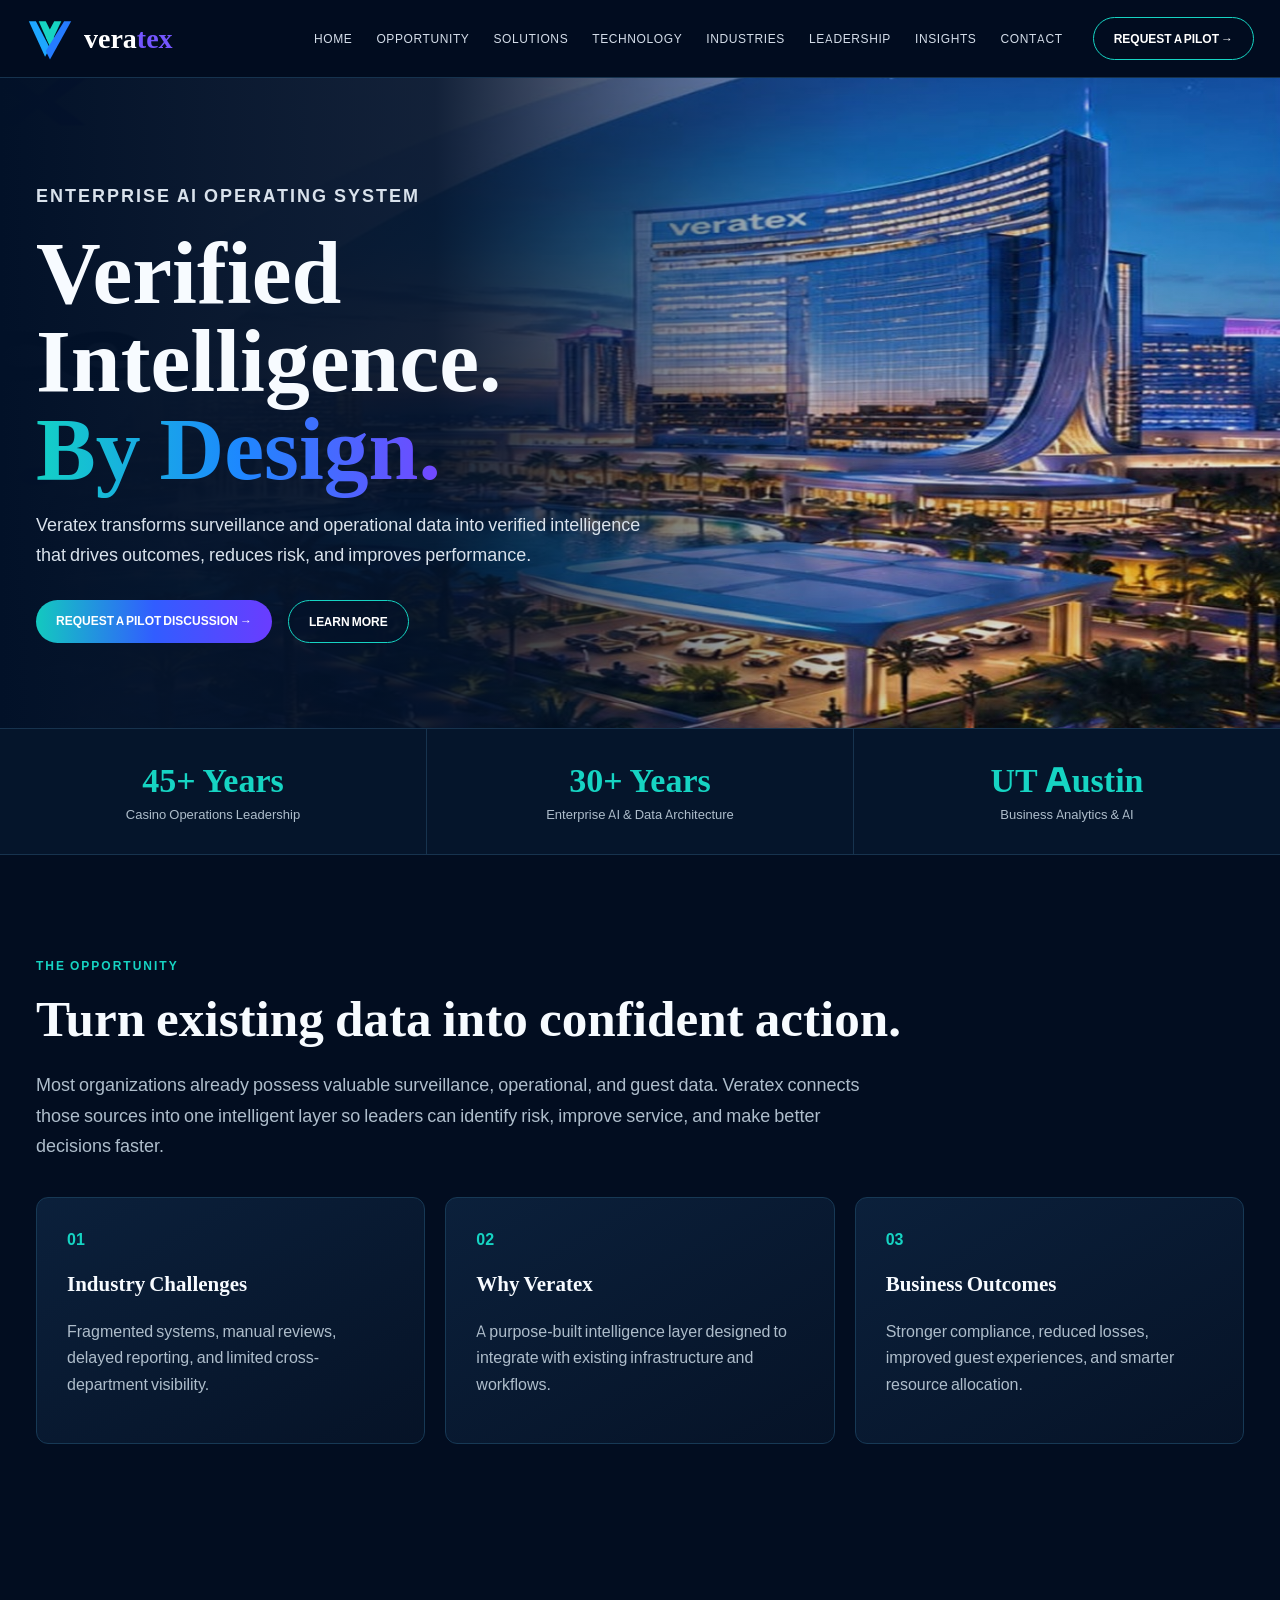
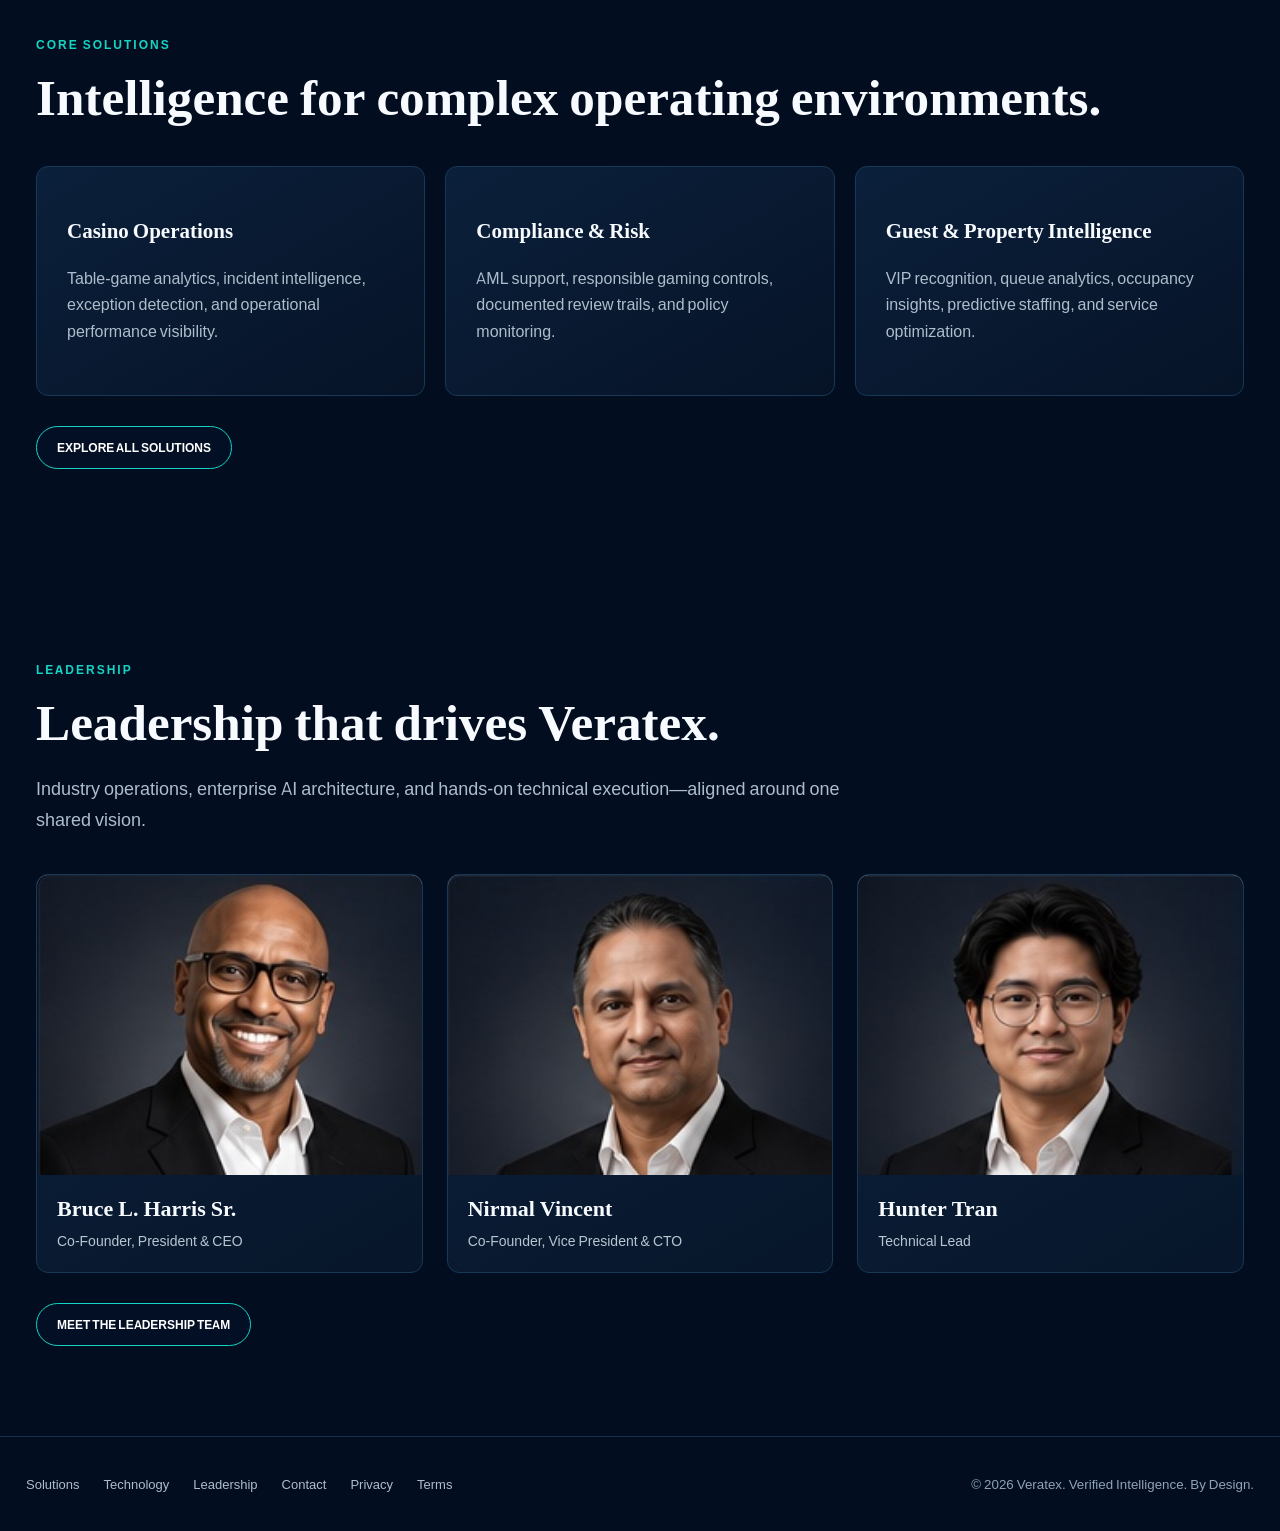
<file: index.html>
<!doctype html><html lang="en"><head><meta charset="utf-8"><meta name="viewport" content="width=device-width,initial-scale=1"><meta name="description" content="Veratex transforms surveillance and operational data into verified intelligence."><title>Veratex | Verified Intelligence. By Design.</title><link rel="stylesheet" href="styles.css"></head><body><header class="site-header"><a class="brand" href="index.html"><svg class="brand-mark" viewBox="0 0 68 58"><path d="M4 4h10l20 38-7 12z" fill="#1ea7ff"/><path d="M18 4h10l12 24-6 12z" fill="#16d4c3"/><path d="M40 4h10L34 38l-6-12z" fill="#16d4c3"/><path d="M54 4h10L34 58l-6-12z" fill="#257cff"/></svg><span>vera<span>tex</span></span></a><button class="menu-toggle" aria-label="Open navigation">☰</button><nav class="nav"><a href="index.html">Home</a><a href="opportunity.html">Opportunity</a><a href="solutions.html">Solutions</a><a href="technology.html">Technology</a><a href="industries.html">Industries</a><a href="leadership.html">Leadership</a><a href="insights.html">Insights</a><a href="contact.html">Contact</a></nav><a class="header-cta" href="contact.html">Request a Pilot →</a></header>
<main><section class="hero"><div class="hero-content reveal"><p class="eyebrow">Enterprise AI Operating System</p><h1>Verified<br>Intelligence.<br><span class="gradient">By Design.</span></h1><p>Veratex transforms surveillance and operational data into verified intelligence that drives outcomes, reduces risk, and improves performance.</p><div class="actions"><a class="button primary" href="contact.html">Request a Pilot Discussion →</a><a class="button secondary" href="solutions.html">Learn More</a></div></div></section>
<section class="credibility"><div><strong>45+ Years</strong><span>Casino Operations Leadership</span></div><div><strong>30+ Years</strong><span>Enterprise AI & Data Architecture</span></div><div><strong>UT Austin</strong><span>Business Analytics & AI</span></div></section>
<section class="section reveal"><p class="eyebrow">The Opportunity</p><h2>Turn existing data into confident action.</h2><p class="lead">Most organizations already possess valuable surveillance, operational, and guest data. Veratex connects those sources into one intelligent layer so leaders can identify risk, improve service, and make better decisions faster.</p><div class="grid-3"><article class="card"><span class="num">01</span><h3>Industry Challenges</h3><p>Fragmented systems, manual reviews, delayed reporting, and limited cross-department visibility.</p></article><article class="card"><span class="num">02</span><h3>Why Veratex</h3><p>A purpose-built intelligence layer designed to integrate with existing infrastructure and workflows.</p></article><article class="card"><span class="num">03</span><h3>Business Outcomes</h3><p>Stronger compliance, reduced losses, improved guest experiences, and smarter resource allocation.</p></article></div></section>
<section class="section reveal"><p class="eyebrow">Core Solutions</p><h2>Intelligence for complex operating environments.</h2><div class="grid-3"><article class="card"><h3>Casino Operations</h3><p>Table-game analytics, incident intelligence, exception detection, and operational performance visibility.</p></article><article class="card"><h3>Compliance & Risk</h3><p>AML support, responsible gaming controls, documented review trails, and policy monitoring.</p></article><article class="card"><h3>Guest & Property Intelligence</h3><p>VIP recognition, queue analytics, occupancy insights, predictive staffing, and service optimization.</p></article></div><div class="actions"><a class="button secondary" href="solutions.html">Explore All Solutions</a></div></section><section class="section reveal"><p class="eyebrow">Leadership</p><h2>Leadership that drives Veratex.</h2><p class="lead">Industry operations, enterprise AI architecture, and hands-on technical execution—aligned around one shared vision.</p><div class="leader-grid compact-leaders"><article class="leader-card"><img src="assets/images/bruce-final.jpg" alt="Bruce L. Harris Sr. in a black suit jacket and white shirt"><div class="copy"><h3>Bruce L. Harris Sr.</h3><p class="role">Co-Founder, President & CEO</p></div></article><article class="leader-card"><img src="assets/images/nirmal-final.jpg" alt="Nirmal Vincent in a black suit jacket and white shirt"><div class="copy"><h3>Nirmal Vincent</h3><p class="role">Co-Founder, Vice President & CTO</p></div></article><article class="leader-card"><img src="assets/images/hunter-final.jpg" alt="Hunter Tran in a black suit jacket and white shirt"><div class="copy"><h3>Hunter Tran</h3><p class="role">Technical Lead</p></div></article></div><div class="actions"><a class="button secondary" href="leadership.html">Meet the Leadership Team</a></div></section></main><footer><a href="solutions.html">Solutions</a><a href="technology.html">Technology</a><a href="leadership.html">Leadership</a><a href="contact.html">Contact</a><a href="#">Privacy</a><a href="#">Terms</a><small>© 2026 Veratex. Verified Intelligence. By Design.</small></footer><script src="script.js"></script></body></html>
</file>
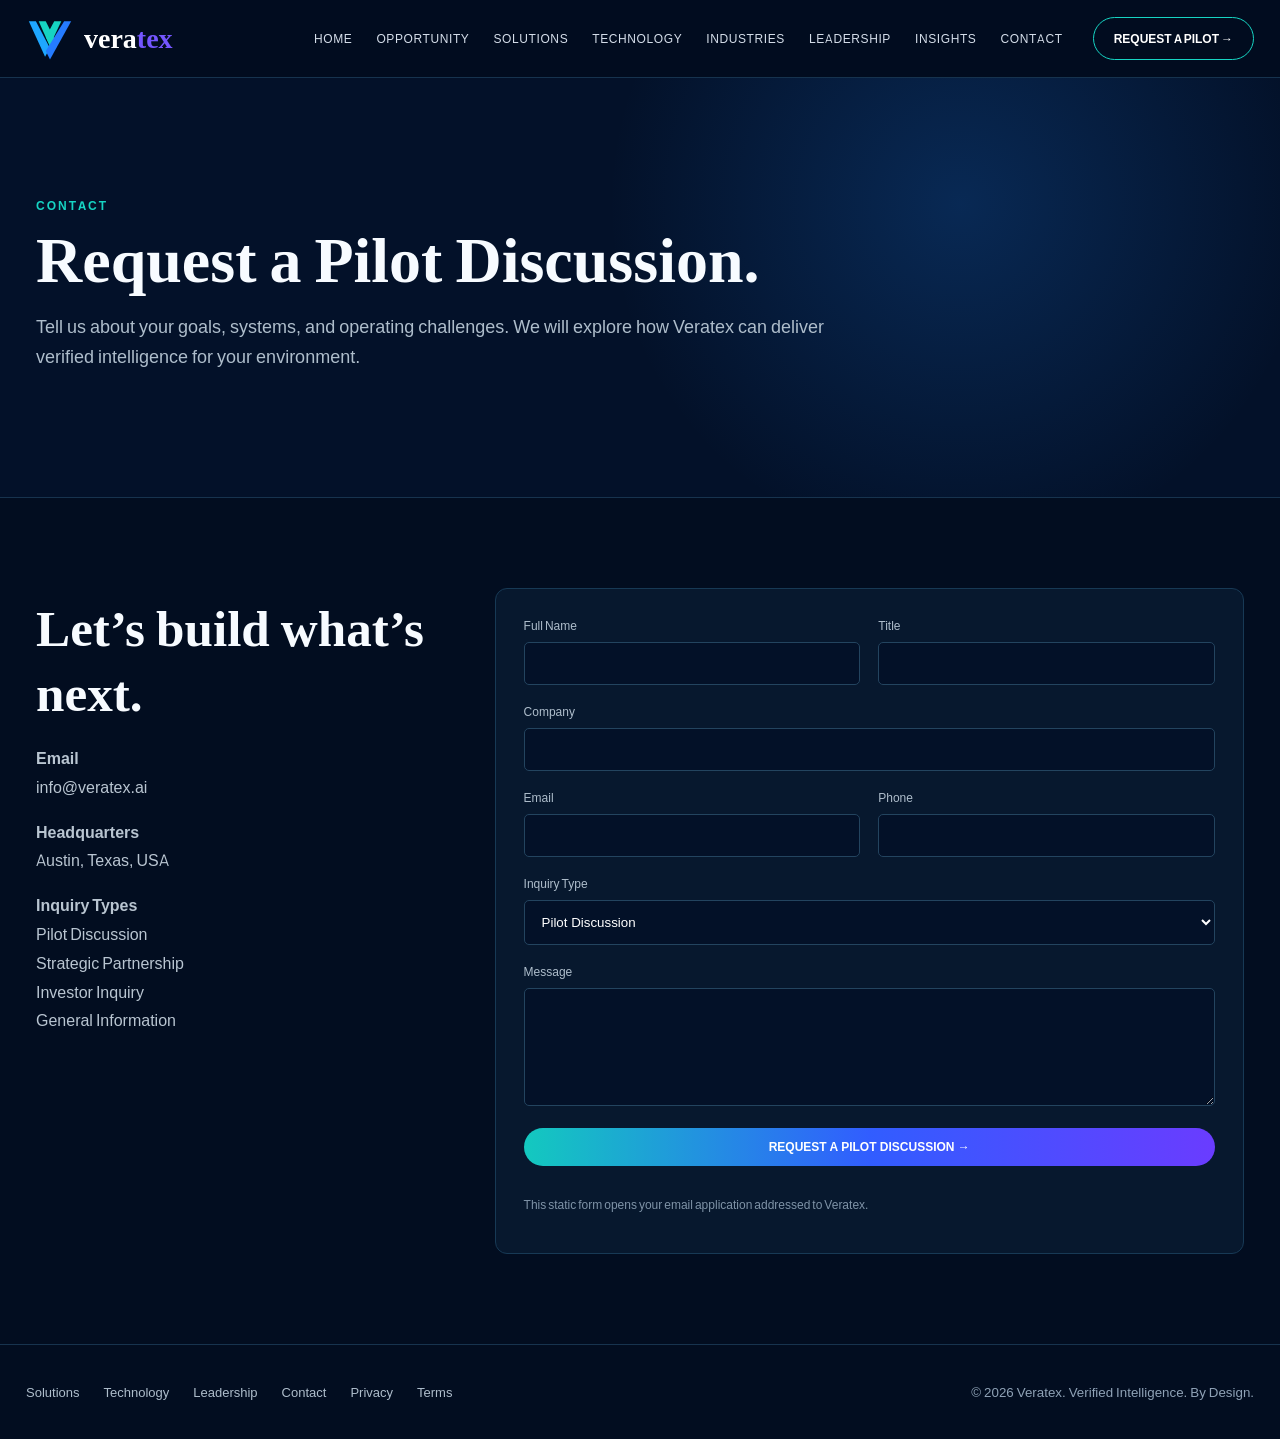
<file: contact.html>
<!doctype html><html lang="en"><head><meta charset="utf-8"><meta name="viewport" content="width=device-width,initial-scale=1"><title>Contact | Veratex</title><link rel="stylesheet" href="styles.css"></head><body><header class="site-header"><a class="brand" href="index.html"><svg class="brand-mark" viewBox="0 0 68 58"><path d="M4 4h10l20 38-7 12z" fill="#1ea7ff"/><path d="M18 4h10l12 24-6 12z" fill="#16d4c3"/><path d="M40 4h10L34 38l-6-12z" fill="#16d4c3"/><path d="M54 4h10L34 58l-6-12z" fill="#257cff"/></svg><span>vera<span>tex</span></span></a><button class="menu-toggle" aria-label="Open navigation">☰</button><nav class="nav"><a href="index.html">Home</a><a href="opportunity.html">Opportunity</a><a href="solutions.html">Solutions</a><a href="technology.html">Technology</a><a href="industries.html">Industries</a><a href="leadership.html">Leadership</a><a href="insights.html">Insights</a><a href="contact.html">Contact</a></nav><a class="header-cta" href="contact.html">Request a Pilot →</a></header><main><section class="page-hero"><div class="inner reveal"><p class="eyebrow">Contact</p><h1>Request a Pilot Discussion.</h1><p class="lead">Tell us about your goals, systems, and operating challenges. We will explore how Veratex can deliver verified intelligence for your environment.</p></div></section><section class="section"><div class="contact-wrap"><div class="contact-meta reveal"><h2>Let’s build what’s next.</h2><p><strong>Email</strong><br>info@veratex.ai</p><p><strong>Headquarters</strong><br>Austin, Texas, USA</p><p><strong>Inquiry Types</strong><br>Pilot Discussion<br>Strategic Partnership<br>Investor Inquiry<br>General Information</p></div><form class="contact-form reveal"><label>Full Name<input name="Full Name" required></label><label>Title<input name="Title"></label><label class="full">Company<input name="Company" required></label><label>Email<input type="email" name="Email" required></label><label>Phone<input name="Phone"></label><label class="full">Inquiry Type<select name="Inquiry Type"><option>Pilot Discussion</option><option>Strategic Partnership</option><option>Investor Inquiry</option><option>General Information</option></select></label><label class="full">Message<textarea name="Message" rows="6" required></textarea></label><button class="button primary full" type="submit">Request a Pilot Discussion →</button><p class="note full">This static form opens your email application addressed to Veratex.</p></form></div></section></main><footer><a href="solutions.html">Solutions</a><a href="technology.html">Technology</a><a href="leadership.html">Leadership</a><a href="contact.html">Contact</a><a href="#">Privacy</a><a href="#">Terms</a><small>© 2026 Veratex. Verified Intelligence. By Design.</small></footer><script src="script.js"></script></body></html>
</file>
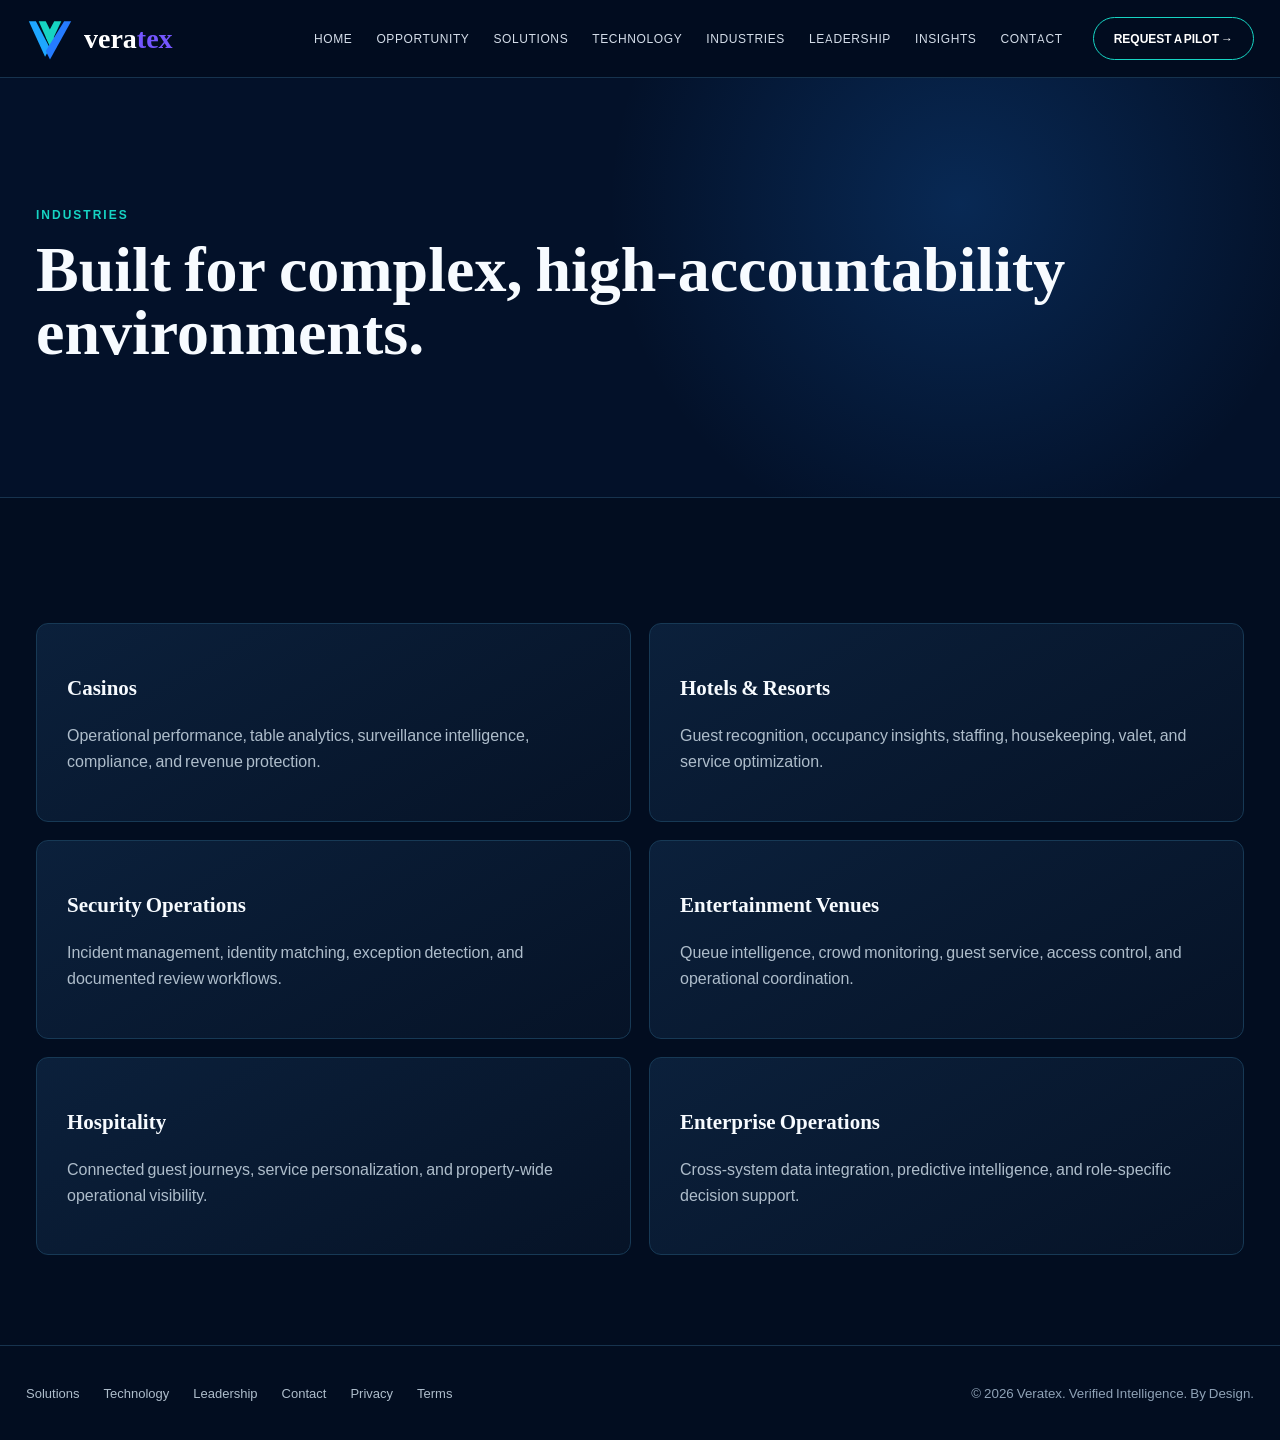
<file: industries.html>
<!doctype html><html lang="en"><head><meta charset="utf-8"><meta name="viewport" content="width=device-width,initial-scale=1"><title>Industries | Veratex</title><link rel="stylesheet" href="styles.css"></head><body><header class="site-header"><a class="brand" href="index.html"><svg class="brand-mark" viewBox="0 0 68 58"><path d="M4 4h10l20 38-7 12z" fill="#1ea7ff"/><path d="M18 4h10l12 24-6 12z" fill="#16d4c3"/><path d="M40 4h10L34 38l-6-12z" fill="#16d4c3"/><path d="M54 4h10L34 58l-6-12z" fill="#257cff"/></svg><span>vera<span>tex</span></span></a><button class="menu-toggle" aria-label="Open navigation">☰</button><nav class="nav"><a href="index.html">Home</a><a href="opportunity.html">Opportunity</a><a href="solutions.html">Solutions</a><a href="technology.html">Technology</a><a href="industries.html">Industries</a><a href="leadership.html">Leadership</a><a href="insights.html">Insights</a><a href="contact.html">Contact</a></nav><a class="header-cta" href="contact.html">Request a Pilot →</a></header><main><section class="page-hero"><div class="inner reveal"><p class="eyebrow">Industries</p><h1>Built for complex, high-accountability environments.</h1></div></section><section class="section"><div class="industry-row"><article class="card reveal"><h3>Casinos</h3><p>Operational performance, table analytics, surveillance intelligence, compliance, and revenue protection.</p></article><article class="card reveal"><h3>Hotels & Resorts</h3><p>Guest recognition, occupancy insights, staffing, housekeeping, valet, and service optimization.</p></article><article class="card reveal"><h3>Security Operations</h3><p>Incident management, identity matching, exception detection, and documented review workflows.</p></article><article class="card reveal"><h3>Entertainment Venues</h3><p>Queue intelligence, crowd monitoring, guest service, access control, and operational coordination.</p></article><article class="card reveal"><h3>Hospitality</h3><p>Connected guest journeys, service personalization, and property-wide operational visibility.</p></article><article class="card reveal"><h3>Enterprise Operations</h3><p>Cross-system data integration, predictive intelligence, and role-specific decision support.</p></article></div></section></main><footer><a href="solutions.html">Solutions</a><a href="technology.html">Technology</a><a href="leadership.html">Leadership</a><a href="contact.html">Contact</a><a href="#">Privacy</a><a href="#">Terms</a><small>© 2026 Veratex. Verified Intelligence. By Design.</small></footer><script src="script.js"></script></body></html>
</file>
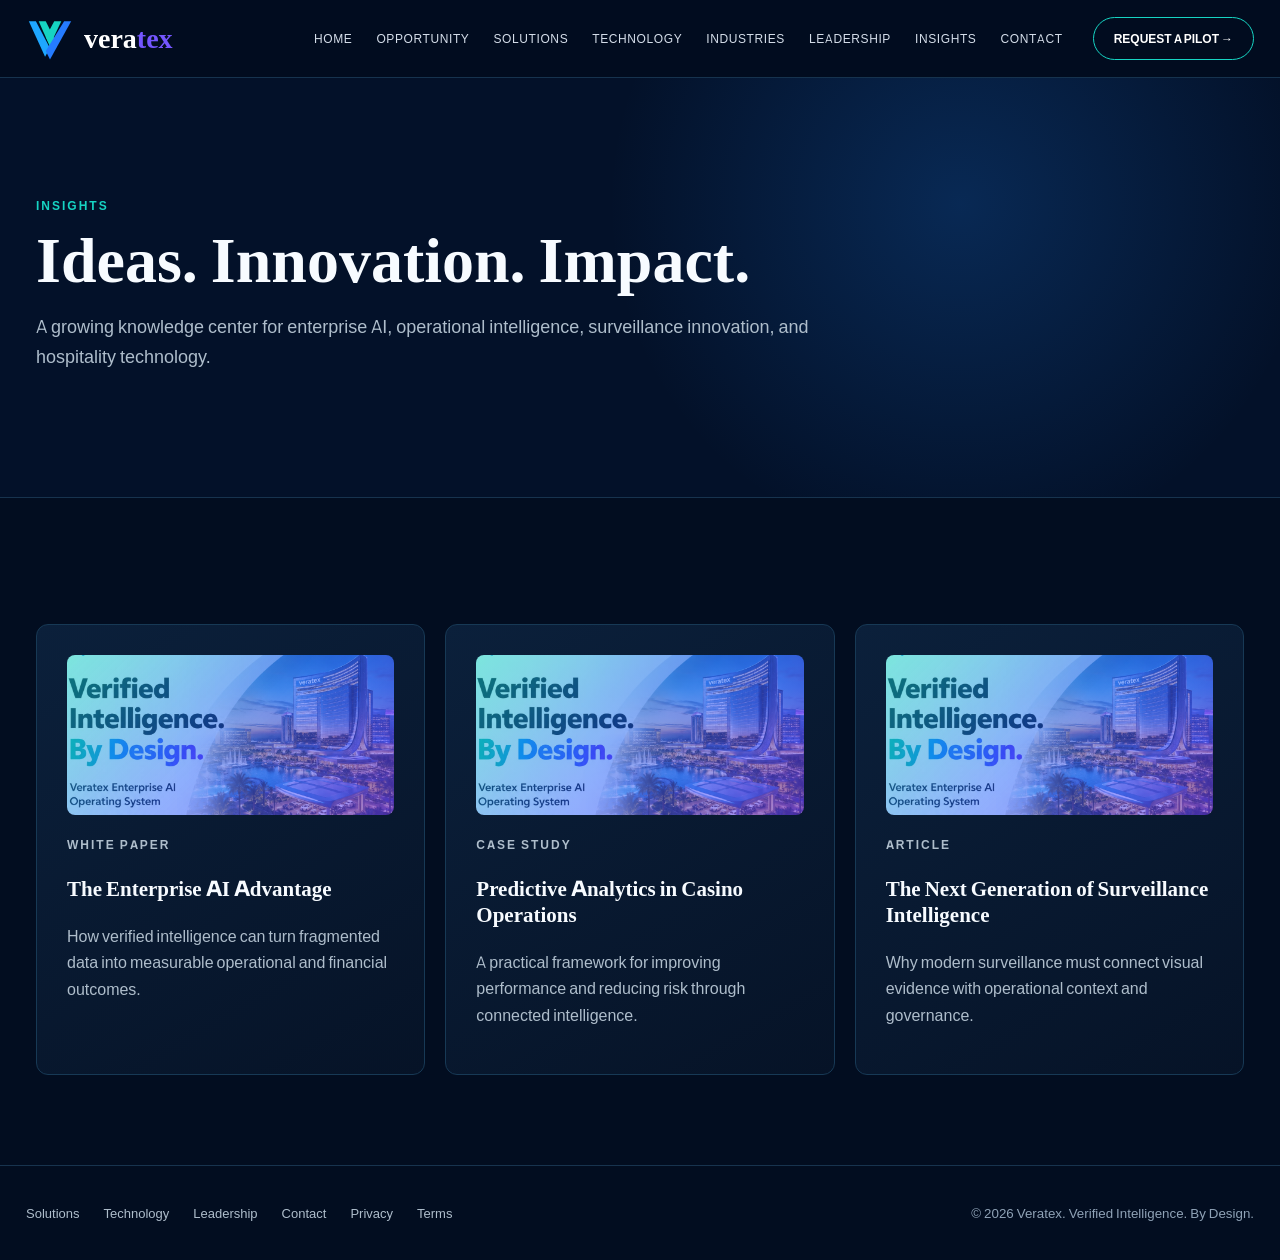
<file: insights.html>
<!doctype html><html lang="en"><head><meta charset="utf-8"><meta name="viewport" content="width=device-width,initial-scale=1"><title>Insights | Veratex</title><link rel="stylesheet" href="styles.css"></head><body><header class="site-header"><a class="brand" href="index.html"><svg class="brand-mark" viewBox="0 0 68 58"><path d="M4 4h10l20 38-7 12z" fill="#1ea7ff"/><path d="M18 4h10l12 24-6 12z" fill="#16d4c3"/><path d="M40 4h10L34 38l-6-12z" fill="#16d4c3"/><path d="M54 4h10L34 58l-6-12z" fill="#257cff"/></svg><span>vera<span>tex</span></span></a><button class="menu-toggle" aria-label="Open navigation">☰</button><nav class="nav"><a href="index.html">Home</a><a href="opportunity.html">Opportunity</a><a href="solutions.html">Solutions</a><a href="technology.html">Technology</a><a href="industries.html">Industries</a><a href="leadership.html">Leadership</a><a href="insights.html">Insights</a><a href="contact.html">Contact</a></nav><a class="header-cta" href="contact.html">Request a Pilot →</a></header><main><section class="page-hero"><div class="inner reveal"><p class="eyebrow">Insights</p><h1>Ideas. Innovation. Impact.</h1><p class="lead">A growing knowledge center for enterprise AI, operational intelligence, surveillance innovation, and hospitality technology.</p></div></section><section class="section"><div class="article-grid"><article class="card reveal"><div class="insight-thumb"></div><p class="eyebrow">White Paper</p><h3>The Enterprise AI Advantage</h3><p>How verified intelligence can turn fragmented data into measurable operational and financial outcomes.</p></article><article class="card reveal"><div class="insight-thumb"></div><p class="eyebrow">Case Study</p><h3>Predictive Analytics in Casino Operations</h3><p>A practical framework for improving performance and reducing risk through connected intelligence.</p></article><article class="card reveal"><div class="insight-thumb"></div><p class="eyebrow">Article</p><h3>The Next Generation of Surveillance Intelligence</h3><p>Why modern surveillance must connect visual evidence with operational context and governance.</p></article></div></section></main><footer><a href="solutions.html">Solutions</a><a href="technology.html">Technology</a><a href="leadership.html">Leadership</a><a href="contact.html">Contact</a><a href="#">Privacy</a><a href="#">Terms</a><small>© 2026 Veratex. Verified Intelligence. By Design.</small></footer><script src="script.js"></script></body></html>
</file>
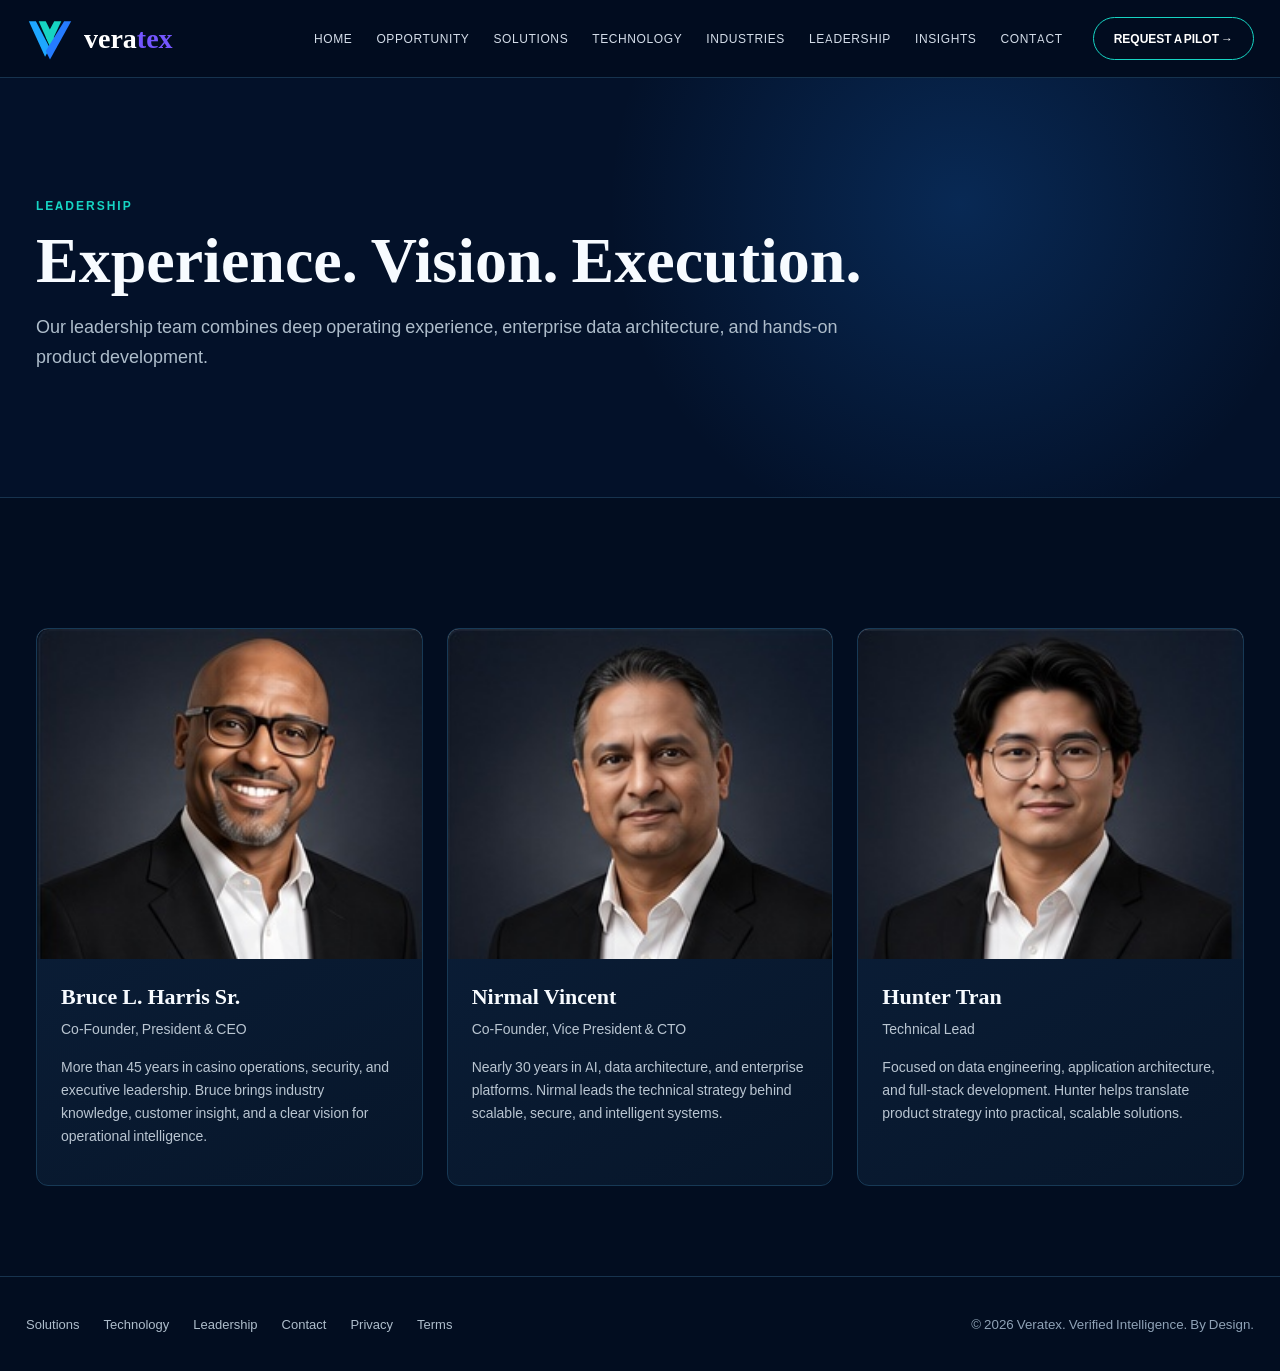
<file: leadership.html>
<!doctype html><html lang="en"><head><meta charset="utf-8"><meta name="viewport" content="width=device-width,initial-scale=1"><title>Leadership | Veratex</title><link rel="stylesheet" href="styles.css"></head><body><header class="site-header"><a class="brand" href="index.html"><svg class="brand-mark" viewBox="0 0 68 58"><path d="M4 4h10l20 38-7 12z" fill="#1ea7ff"/><path d="M18 4h10l12 24-6 12z" fill="#16d4c3"/><path d="M40 4h10L34 38l-6-12z" fill="#16d4c3"/><path d="M54 4h10L34 58l-6-12z" fill="#257cff"/></svg><span>vera<span>tex</span></span></a><button class="menu-toggle" aria-label="Open navigation">☰</button><nav class="nav"><a href="index.html">Home</a><a href="opportunity.html">Opportunity</a><a href="solutions.html">Solutions</a><a href="technology.html">Technology</a><a href="industries.html">Industries</a><a href="leadership.html">Leadership</a><a href="insights.html">Insights</a><a href="contact.html">Contact</a></nav><a class="header-cta" href="contact.html">Request a Pilot →</a></header><main><section class="page-hero"><div class="inner reveal"><p class="eyebrow">Leadership</p><h1>Experience. Vision. Execution.</h1><p class="lead">Our leadership team combines deep operating experience, enterprise data architecture, and hands-on product development.</p></div></section><section class="section"><div class="leader-grid"><article class="leader-card reveal"><img src="assets/images/bruce-final.jpg" alt="Bruce L. Harris Sr."><div class="copy"><h3>Bruce L. Harris Sr.</h3><p class="role">Co-Founder, President & CEO</p><p>More than 45 years in casino operations, security, and executive leadership. Bruce brings industry knowledge, customer insight, and a clear vision for operational intelligence.</p></div></article><article class="leader-card reveal"><img src="assets/images/nirmal-final.jpg" alt="Nirmal Vincent"><div class="copy"><h3>Nirmal Vincent</h3><p class="role">Co-Founder, Vice President & CTO</p><p>Nearly 30 years in AI, data architecture, and enterprise platforms. Nirmal leads the technical strategy behind scalable, secure, and intelligent systems.</p></div></article><article class="leader-card reveal"><img src="assets/images/hunter-final.jpg" alt="Hunter Tran"><div class="copy"><h3>Hunter Tran</h3><p class="role">Technical Lead</p><p>Focused on data engineering, application architecture, and full-stack development. Hunter helps translate product strategy into practical, scalable solutions.</p></div></article></div></section></main><footer><a href="solutions.html">Solutions</a><a href="technology.html">Technology</a><a href="leadership.html">Leadership</a><a href="contact.html">Contact</a><a href="#">Privacy</a><a href="#">Terms</a><small>© 2026 Veratex. Verified Intelligence. By Design.</small></footer><script src="script.js"></script></body></html>
</file>
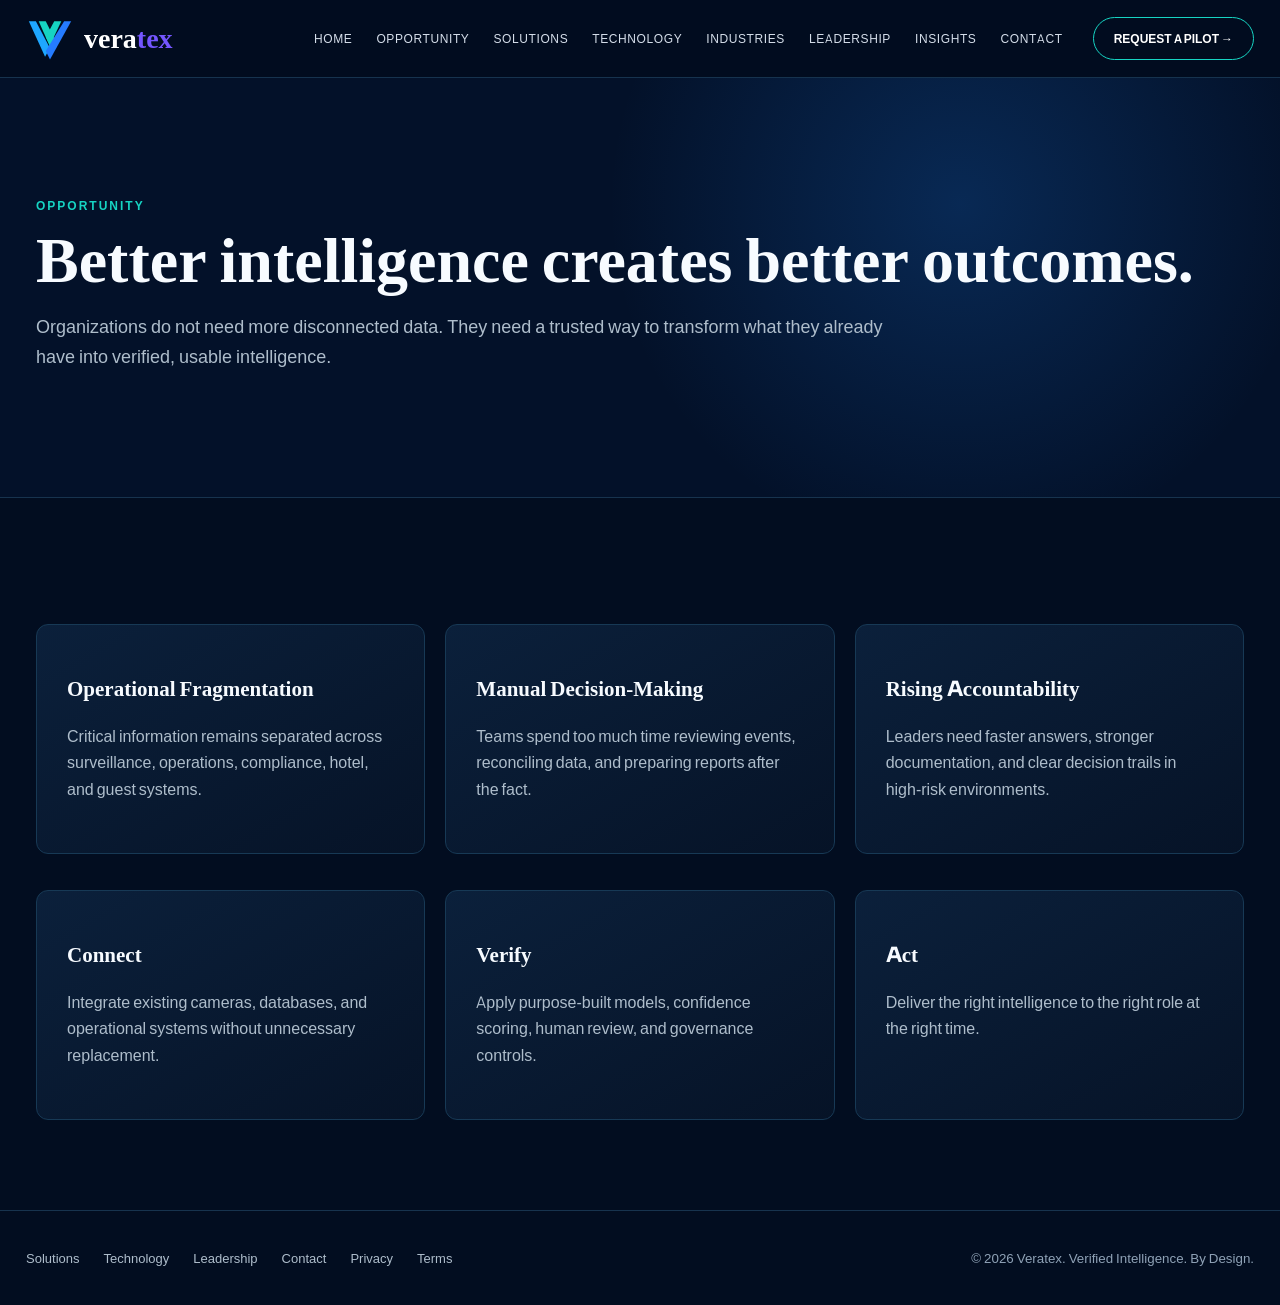
<file: opportunity.html>
<!doctype html><html lang="en"><head><meta charset="utf-8"><meta name="viewport" content="width=device-width,initial-scale=1"><title>Opportunity | Veratex</title><link rel="stylesheet" href="styles.css"></head><body><header class="site-header"><a class="brand" href="index.html"><svg class="brand-mark" viewBox="0 0 68 58"><path d="M4 4h10l20 38-7 12z" fill="#1ea7ff"/><path d="M18 4h10l12 24-6 12z" fill="#16d4c3"/><path d="M40 4h10L34 38l-6-12z" fill="#16d4c3"/><path d="M54 4h10L34 58l-6-12z" fill="#257cff"/></svg><span>vera<span>tex</span></span></a><button class="menu-toggle" aria-label="Open navigation">☰</button><nav class="nav"><a href="index.html">Home</a><a href="opportunity.html">Opportunity</a><a href="solutions.html">Solutions</a><a href="technology.html">Technology</a><a href="industries.html">Industries</a><a href="leadership.html">Leadership</a><a href="insights.html">Insights</a><a href="contact.html">Contact</a></nav><a class="header-cta" href="contact.html">Request a Pilot →</a></header><main><section class="page-hero"><div class="inner reveal"><p class="eyebrow">Opportunity</p><h1>Better intelligence creates better outcomes.</h1><p class="lead">Organizations do not need more disconnected data. They need a trusted way to transform what they already have into verified, usable intelligence.</p></div></section><section class="section"><div class="grid-3"><article class="card reveal"><h3>Operational Fragmentation</h3><p>Critical information remains separated across surveillance, operations, compliance, hotel, and guest systems.</p></article><article class="card reveal"><h3>Manual Decision-Making</h3><p>Teams spend too much time reviewing events, reconciling data, and preparing reports after the fact.</p></article><article class="card reveal"><h3>Rising Accountability</h3><p>Leaders need faster answers, stronger documentation, and clear decision trails in high-risk environments.</p></article></div><div class="grid-3"><article class="card reveal"><h3>Connect</h3><p>Integrate existing cameras, databases, and operational systems without unnecessary replacement.</p></article><article class="card reveal"><h3>Verify</h3><p>Apply purpose-built models, confidence scoring, human review, and governance controls.</p></article><article class="card reveal"><h3>Act</h3><p>Deliver the right intelligence to the right role at the right time.</p></article></div></section></main><footer><a href="solutions.html">Solutions</a><a href="technology.html">Technology</a><a href="leadership.html">Leadership</a><a href="contact.html">Contact</a><a href="#">Privacy</a><a href="#">Terms</a><small>© 2026 Veratex. Verified Intelligence. By Design.</small></footer><script src="script.js"></script></body></html>
</file>
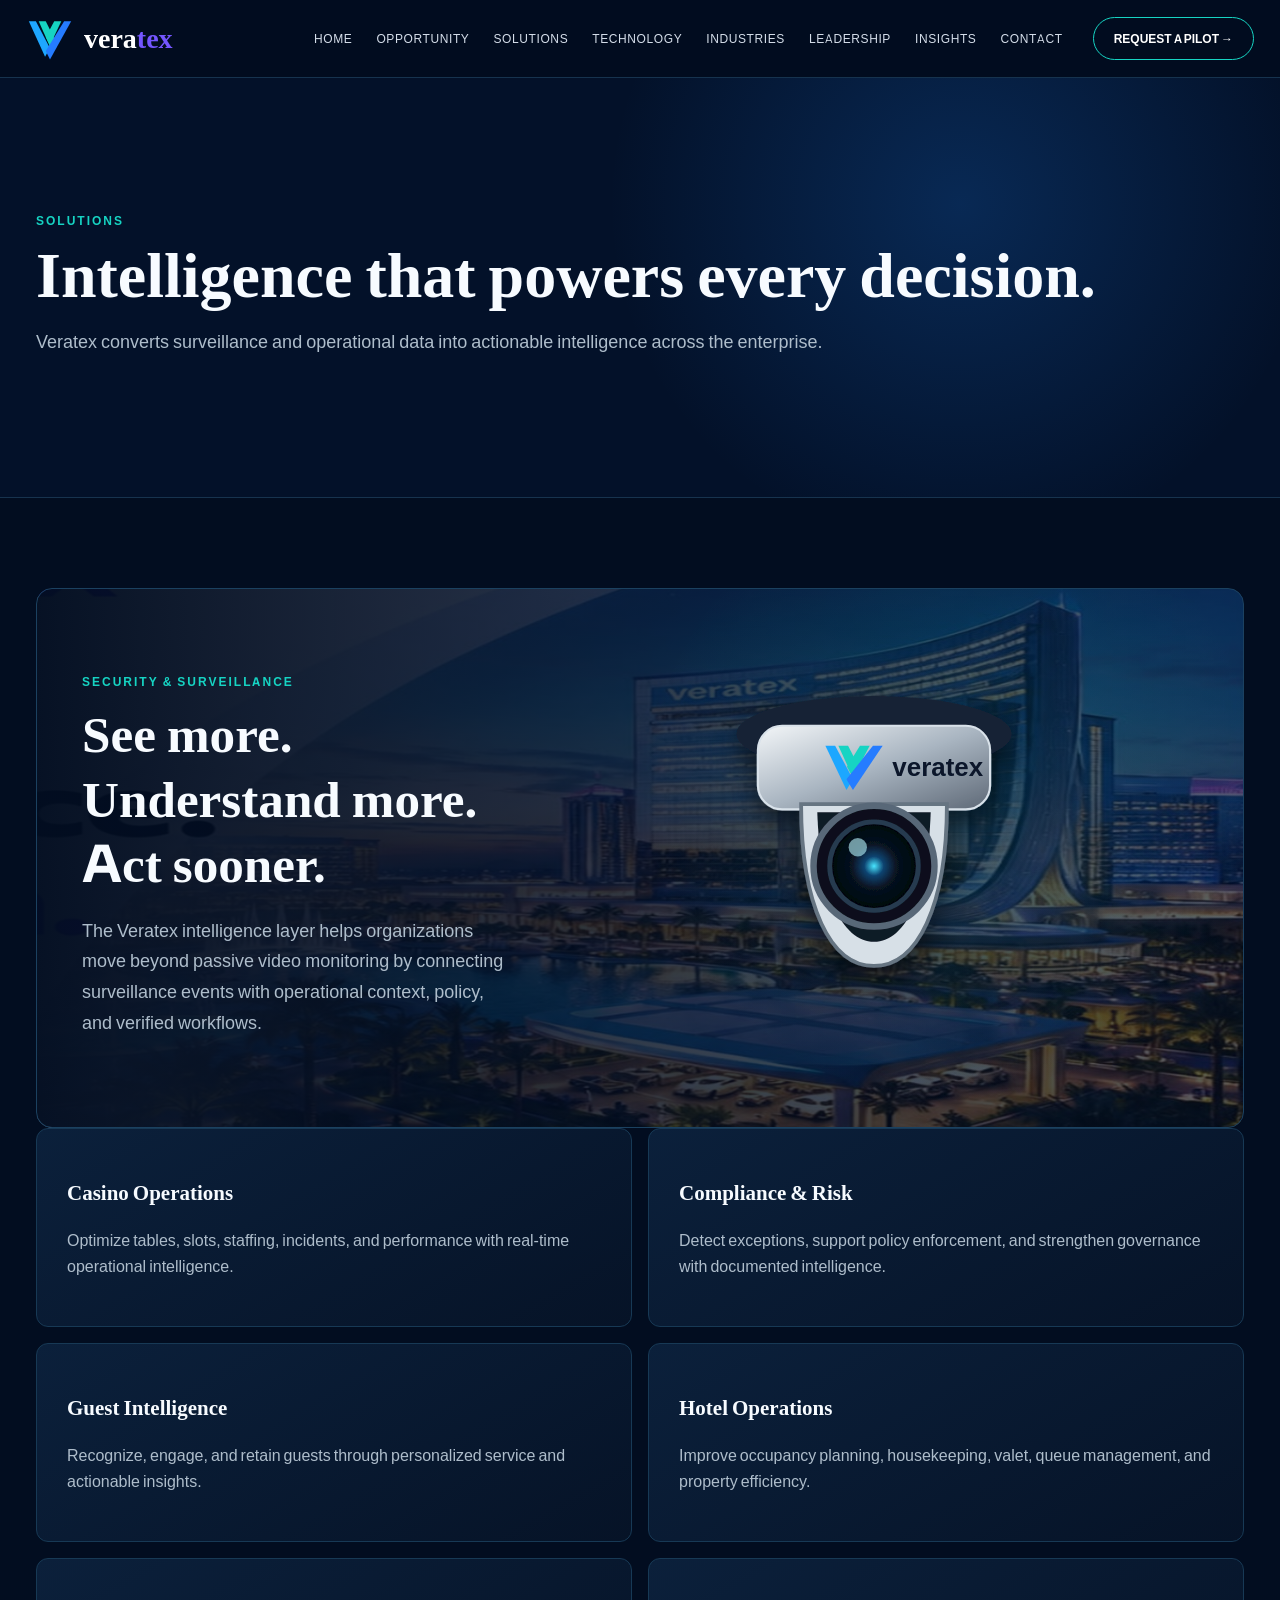
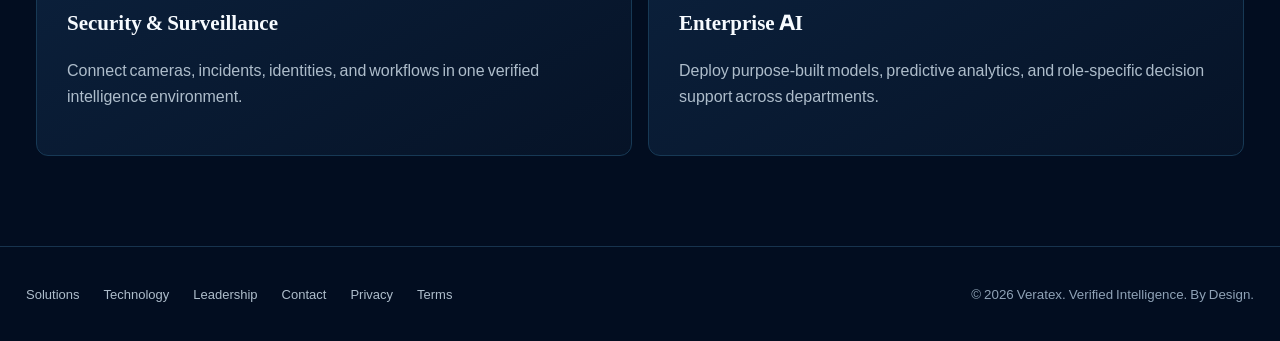
<file: solutions.html>
<!doctype html><html lang="en"><head><meta charset="utf-8"><meta name="viewport" content="width=device-width,initial-scale=1"><title>Solutions | Veratex</title><link rel="stylesheet" href="styles.css"></head><body><header class="site-header"><a class="brand" href="index.html"><svg class="brand-mark" viewBox="0 0 68 58"><path d="M4 4h10l20 38-7 12z" fill="#1ea7ff"/><path d="M18 4h10l12 24-6 12z" fill="#16d4c3"/><path d="M40 4h10L34 38l-6-12z" fill="#16d4c3"/><path d="M54 4h10L34 58l-6-12z" fill="#257cff"/></svg><span>vera<span>tex</span></span></a><button class="menu-toggle" aria-label="Open navigation">☰</button><nav class="nav"><a href="index.html">Home</a><a href="opportunity.html">Opportunity</a><a href="solutions.html">Solutions</a><a href="technology.html">Technology</a><a href="industries.html">Industries</a><a href="leadership.html">Leadership</a><a href="insights.html">Insights</a><a href="contact.html">Contact</a></nav><a class="header-cta" href="contact.html">Request a Pilot →</a></header><main><section class="page-hero"><div class="inner reveal"><p class="eyebrow">Solutions</p><h1>Intelligence that powers every decision.</h1><p class="lead">Veratex converts surveillance and operational data into actionable intelligence across the enterprise.</p></div></section><section class="section"><div class="solutions-camera reveal"><div><p class="eyebrow">Security & Surveillance</p><h2>See more. Understand more. Act sooner.</h2><p class="lead">The Veratex intelligence layer helps organizations move beyond passive video monitoring by connecting surveillance events with operational context, policy, and verified workflows.</p></div><img src="assets/images/veratex-camera.svg" alt="Veratex-branded surveillance camera"></div><div class="solution-list"><article class="card reveal"><h3>Casino Operations</h3><p>Optimize tables, slots, staffing, incidents, and performance with real-time operational intelligence.</p></article><article class="card reveal"><h3>Compliance & Risk</h3><p>Detect exceptions, support policy enforcement, and strengthen governance with documented intelligence.</p></article><article class="card reveal"><h3>Guest Intelligence</h3><p>Recognize, engage, and retain guests through personalized service and actionable insights.</p></article><article class="card reveal"><h3>Hotel Operations</h3><p>Improve occupancy planning, housekeeping, valet, queue management, and property efficiency.</p></article><article class="card reveal"><h3>Security & Surveillance</h3><p>Connect cameras, incidents, identities, and workflows in one verified intelligence environment.</p></article><article class="card reveal"><h3>Enterprise AI</h3><p>Deploy purpose-built models, predictive analytics, and role-specific decision support across departments.</p></article></div></section></main><footer><a href="solutions.html">Solutions</a><a href="technology.html">Technology</a><a href="leadership.html">Leadership</a><a href="contact.html">Contact</a><a href="#">Privacy</a><a href="#">Terms</a><small>© 2026 Veratex. Verified Intelligence. By Design.</small></footer><script src="script.js"></script></body></html>
</file>
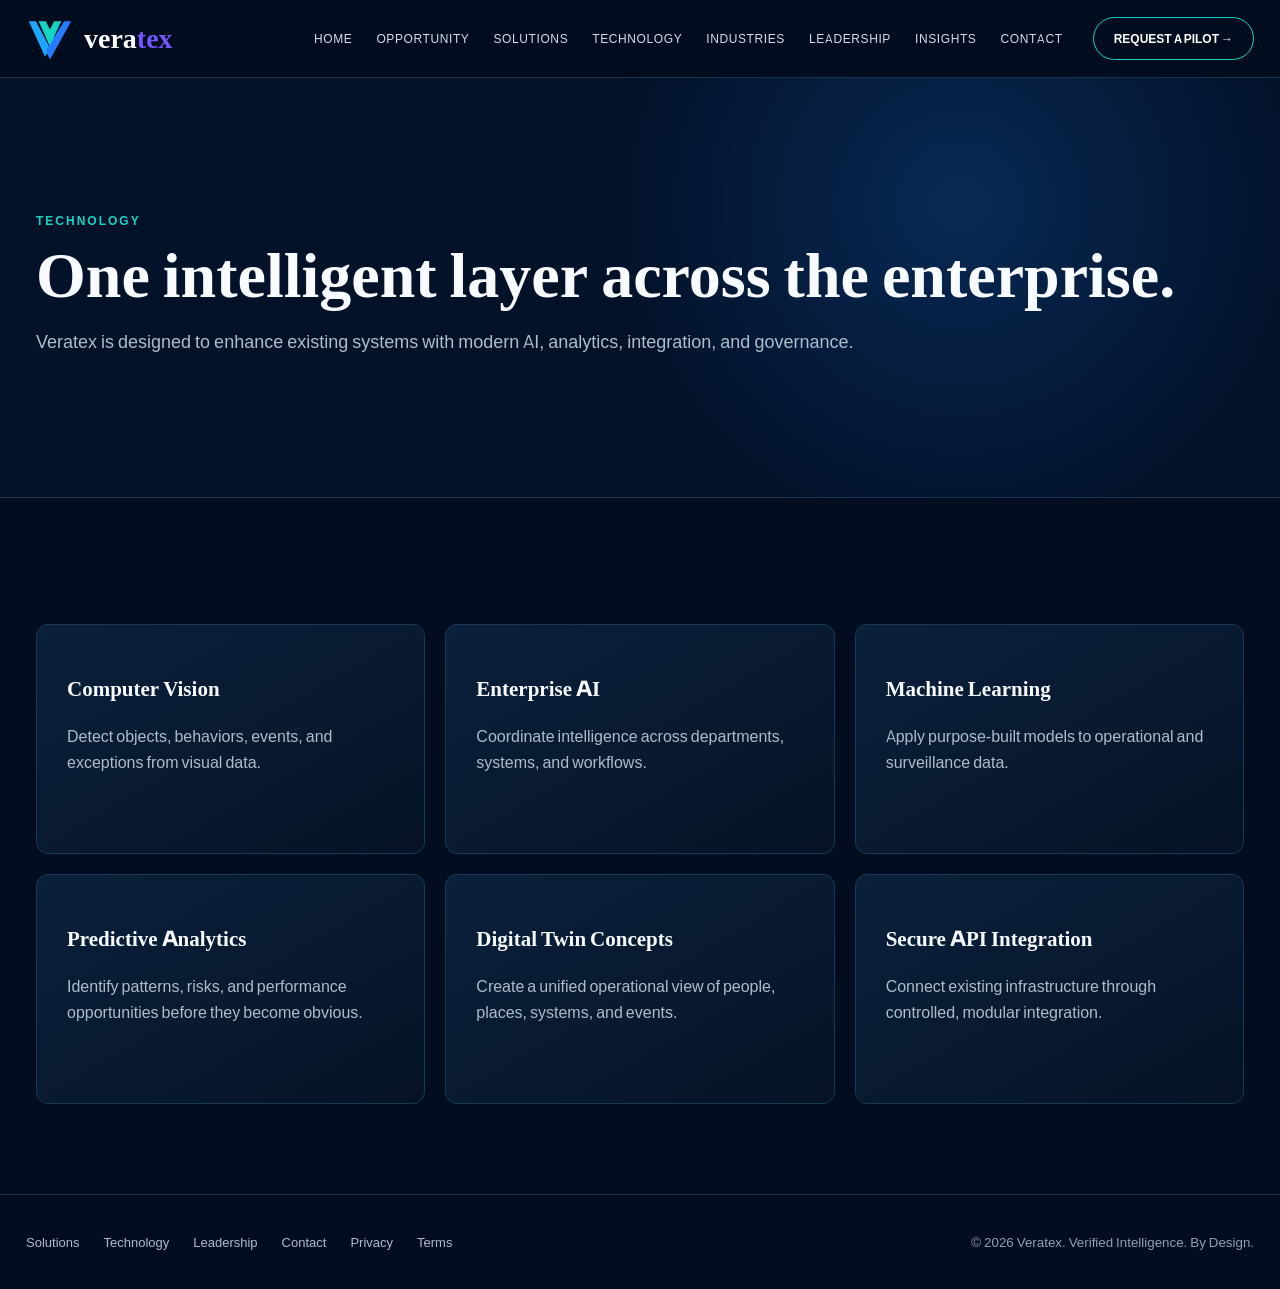
<file: technology.html>
<!doctype html><html lang="en"><head><meta charset="utf-8"><meta name="viewport" content="width=device-width,initial-scale=1"><title>Technology | Veratex</title><link rel="stylesheet" href="styles.css"></head><body><header class="site-header"><a class="brand" href="index.html"><svg class="brand-mark" viewBox="0 0 68 58"><path d="M4 4h10l20 38-7 12z" fill="#1ea7ff"/><path d="M18 4h10l12 24-6 12z" fill="#16d4c3"/><path d="M40 4h10L34 38l-6-12z" fill="#16d4c3"/><path d="M54 4h10L34 58l-6-12z" fill="#257cff"/></svg><span>vera<span>tex</span></span></a><button class="menu-toggle" aria-label="Open navigation">☰</button><nav class="nav"><a href="index.html">Home</a><a href="opportunity.html">Opportunity</a><a href="solutions.html">Solutions</a><a href="technology.html">Technology</a><a href="industries.html">Industries</a><a href="leadership.html">Leadership</a><a href="insights.html">Insights</a><a href="contact.html">Contact</a></nav><a class="header-cta" href="contact.html">Request a Pilot →</a></header><main><section class="page-hero"><div class="inner reveal"><p class="eyebrow">Technology</p><h1>One intelligent layer across the enterprise.</h1><p class="lead">Veratex is designed to enhance existing systems with modern AI, analytics, integration, and governance.</p></div></section><section class="section"><div class="grid-6"><article class="card reveal"><h3>Computer Vision</h3><p>Detect objects, behaviors, events, and exceptions from visual data.</p></article><article class="card reveal"><h3>Enterprise AI</h3><p>Coordinate intelligence across departments, systems, and workflows.</p></article><article class="card reveal"><h3>Machine Learning</h3><p>Apply purpose-built models to operational and surveillance data.</p></article><article class="card reveal"><h3>Predictive Analytics</h3><p>Identify patterns, risks, and performance opportunities before they become obvious.</p></article><article class="card reveal"><h3>Digital Twin Concepts</h3><p>Create a unified operational view of people, places, systems, and events.</p></article><article class="card reveal"><h3>Secure API Integration</h3><p>Connect existing infrastructure through controlled, modular integration.</p></article></div></section></main><footer><a href="solutions.html">Solutions</a><a href="technology.html">Technology</a><a href="leadership.html">Leadership</a><a href="contact.html">Contact</a><a href="#">Privacy</a><a href="#">Terms</a><small>© 2026 Veratex. Verified Intelligence. By Design.</small></footer><script src="script.js"></script></body></html>
</file>
<file: styles.css>
@font-face{font-family:Manrope;src:url('assets/fonts/manrope.woff2')}@font-face{font-family:Sora;src:url('assets/fonts/sora.woff2')}*{box-sizing:border-box}html{scroll-behavior:smooth}body{margin:0;background:#020d20;color:#f7fbff;font-family:Manrope,Arial,sans-serif}.site-header{height:78px;padding:0 max(26px,calc((100vw - 1320px)/2));display:flex;align-items:center;gap:30px;background:rgba(2,13,32,.96);border-bottom:1px solid #16334e;position:sticky;top:0;z-index:20}.brand{display:flex;align-items:center;color:#fff;text-decoration:none;font:700 28px Sora}.brand span span{color:#7456ff}.brand-mark{width:48px;height:44px;margin-right:10px}.nav{margin-left:auto;display:flex;gap:24px}.nav a{color:#d5deea;text-decoration:none;text-transform:uppercase;font-size:12px;letter-spacing:.6px}.nav a:hover,.nav a.active{color:#16d4c3}.header-cta,.button{border:1px solid #16d4c3;border-radius:28px;padding:12px 20px;color:#fff;text-decoration:none;font-weight:700;font-size:12px;text-transform:uppercase}.button.primary{background:linear-gradient(90deg,#13c9bf,#315dff,#6a3cff);border:0}.button.secondary{background:rgba(3,17,41,.55)}.menu-toggle{display:none;background:none;border:0;color:#fff;font-size:25px}.hero{min-height:650px;position:relative;display:flex;align-items:center;overflow:hidden}.hero:before{content:"";position:absolute;inset:0;background:linear-gradient(90deg,#021128 0%,rgba(2,17,40,.92) 34%,rgba(2,17,40,.20) 67%,rgba(2,17,40,.08)),url('assets/images/hero-building.jpg') center/cover no-repeat}.hero-content{position:relative;z-index:2;width:min(1320px,100%);margin:auto;padding:80px 36px}.eyebrow{color:#16d4c3;text-transform:uppercase;letter-spacing:2px;font-size:12px;font-weight:800}.hero h1,.page-hero h1{font:700 clamp(50px,7vw,92px) Sora;line-height:.98;margin:16px 0}.gradient{background:linear-gradient(90deg,#13d1c5,#1d88ff,#7447ff);-webkit-background-clip:text;color:transparent}.hero p{max-width:620px;color:#d9e2ec;font-size:18px;line-height:1.65}.actions{display:flex;gap:16px;flex-wrap:wrap;margin-top:30px}.credibility{display:grid;grid-template-columns:repeat(3,1fr);gap:1px;background:#17334e;border-top:1px solid #17334e;border-bottom:1px solid #17334e}.credibility div{background:#05152b;padding:30px;text-align:center}.credibility strong{display:block;color:#16d4c3;font:700 34px Sora}.credibility span{color:#aebdcb;font-size:13px}.section{max-width:1320px;margin:auto;padding:90px 36px}.section h2{font:700 clamp(34px,4vw,52px) Sora;margin:8px 0 18px}.lead{color:#aebdcb;font-size:18px;line-height:1.7;max-width:850px}.grid-3,.grid-6,.article-grid{display:grid;grid-template-columns:repeat(3,1fr);gap:20px;margin-top:36px}.card{background:linear-gradient(150deg,#0b203b,#061327);border:1px solid #173955;border-radius:12px;padding:30px;min-height:230px}.card h3{font:700 21px Sora}.card p{color:#aebdcb;line-height:1.65}.card .num{color:#16d4c3;font-weight:800}.page-hero{min-height:420px;display:flex;align-items:center;background:radial-gradient(circle at 75% 30%,rgba(27,126,238,.22),transparent 35%),#031129;border-bottom:1px solid #17334e}.page-hero .inner{max-width:1320px;margin:auto;width:100%;padding:70px 36px}.page-hero h1{font-size:64px}.solutions-camera{position:relative;min-height:540px;display:grid;grid-template-columns:.8fr 1.2fr;align-items:center;gap:35px;background:linear-gradient(90deg,rgba(2,13,32,.98),rgba(2,13,32,.64)),url('assets/images/hero-building.jpg') center/cover no-repeat;border:1px solid #1b4160;border-radius:16px;overflow:hidden;padding:45px}.solutions-camera img{width:100%;max-height:420px;object-fit:contain}.solution-list{display:grid;grid-template-columns:repeat(2,1fr);gap:16px}.solution-list .card{min-height:190px}.leader-grid{display:grid;grid-template-columns:repeat(3,1fr);gap:24px;margin-top:40px;align-items:stretch}.leader-card{background:linear-gradient(150deg,#0c213d,#07162a);border:1px solid #173955;border-radius:12px;overflow:hidden;display:flex;flex-direction:column}.leader-card img{width:100%;height:330px;object-fit:cover;object-position:center top;background:#a8afb5}.leader-card .copy{padding:24px}.leader-card h3{font:700 22px Sora;margin:0}.role{color:#16d4c3;margin:7px 0 15px}.leader-card p{color:#b9c5d1;line-height:1.65;font-size:14px}.industry-row{display:grid;grid-template-columns:repeat(2,1fr);gap:18px;margin-top:35px}.industry-row .card{min-height:180px}.insight-thumb{height:160px;background:linear-gradient(135deg,rgba(19,212,195,.55),rgba(33,97,255,.45),rgba(105,60,255,.6)),url('assets/images/veratex-cover.jpeg') center/cover;border-radius:8px;margin-bottom:20px}.contact-wrap{display:grid;grid-template-columns:.7fr 1.3fr;gap:55px}.contact-form{display:grid;grid-template-columns:1fr 1fr;gap:18px;background:#07182e;border:1px solid #173955;border-radius:12px;padding:28px}.contact-form label{font-size:12px;color:#aebdcb}.contact-form input,.contact-form textarea,.contact-form select{width:100%;margin-top:8px;padding:13px;background:#031128;border:1px solid #23445f;color:#fff;border-radius:5px}.full{grid-column:1/-1}.contact-form button{cursor:pointer}.contact-meta p{color:#b9c5d1;line-height:1.8}footer{border-top:1px solid #17334e;padding:38px max(26px,calc((100vw - 1320px)/2));display:flex;gap:24px;align-items:center;color:#8fa2b6}footer a{color:#aebdcb;text-decoration:none;font-size:13px}footer small{margin-left:auto}.note{color:#7f93a7;font-size:12px}.reveal{opacity:0;transform:translateY(18px);transition:.65s}.reveal.visible{opacity:1;transform:none}@media(max-width:980px){.nav{display:none;position:absolute;top:78px;left:0;right:0;background:#031129;padding:20px;flex-direction:column}.nav.open{display:flex}.menu-toggle{display:block;margin-left:auto}.header-cta{display:none}.grid-3,.leader-grid,.article-grid{grid-template-columns:1fr}.grid-6{grid-template-columns:1fr 1fr}.solutions-camera,.contact-wrap{grid-template-columns:1fr}.solution-list,.industry-row{grid-template-columns:1fr}.credibility{grid-template-columns:1fr}.hero:before{background:linear-gradient(180deg,rgba(2,13,32,.18),#021128 65%),url('assets/images/hero-building.jpg') 70% top/auto 56% no-repeat}.hero-content{padding-top:330px}.leader-card img{height:380px}}@media(max-width:620px){.section,.page-hero .inner,.hero-content{padding-left:22px;padding-right:22px}.grid-6,.contact-form{grid-template-columns:1fr}.full{grid-column:auto}.page-hero h1{font-size:46px}footer{flex-wrap:wrap}footer small{margin-left:0;width:100%}}

.compact-leaders .leader-card img{height:300px}.compact-leaders .copy{padding:20px}.compact-leaders .role{margin-bottom:0}.solutions-camera:after{content:"";position:absolute;inset:0;background:radial-gradient(circle at 76% 38%,rgba(22,212,195,.12),transparent 32%);pointer-events:none}.solutions-camera>*{position:relative;z-index:1}
</file>
